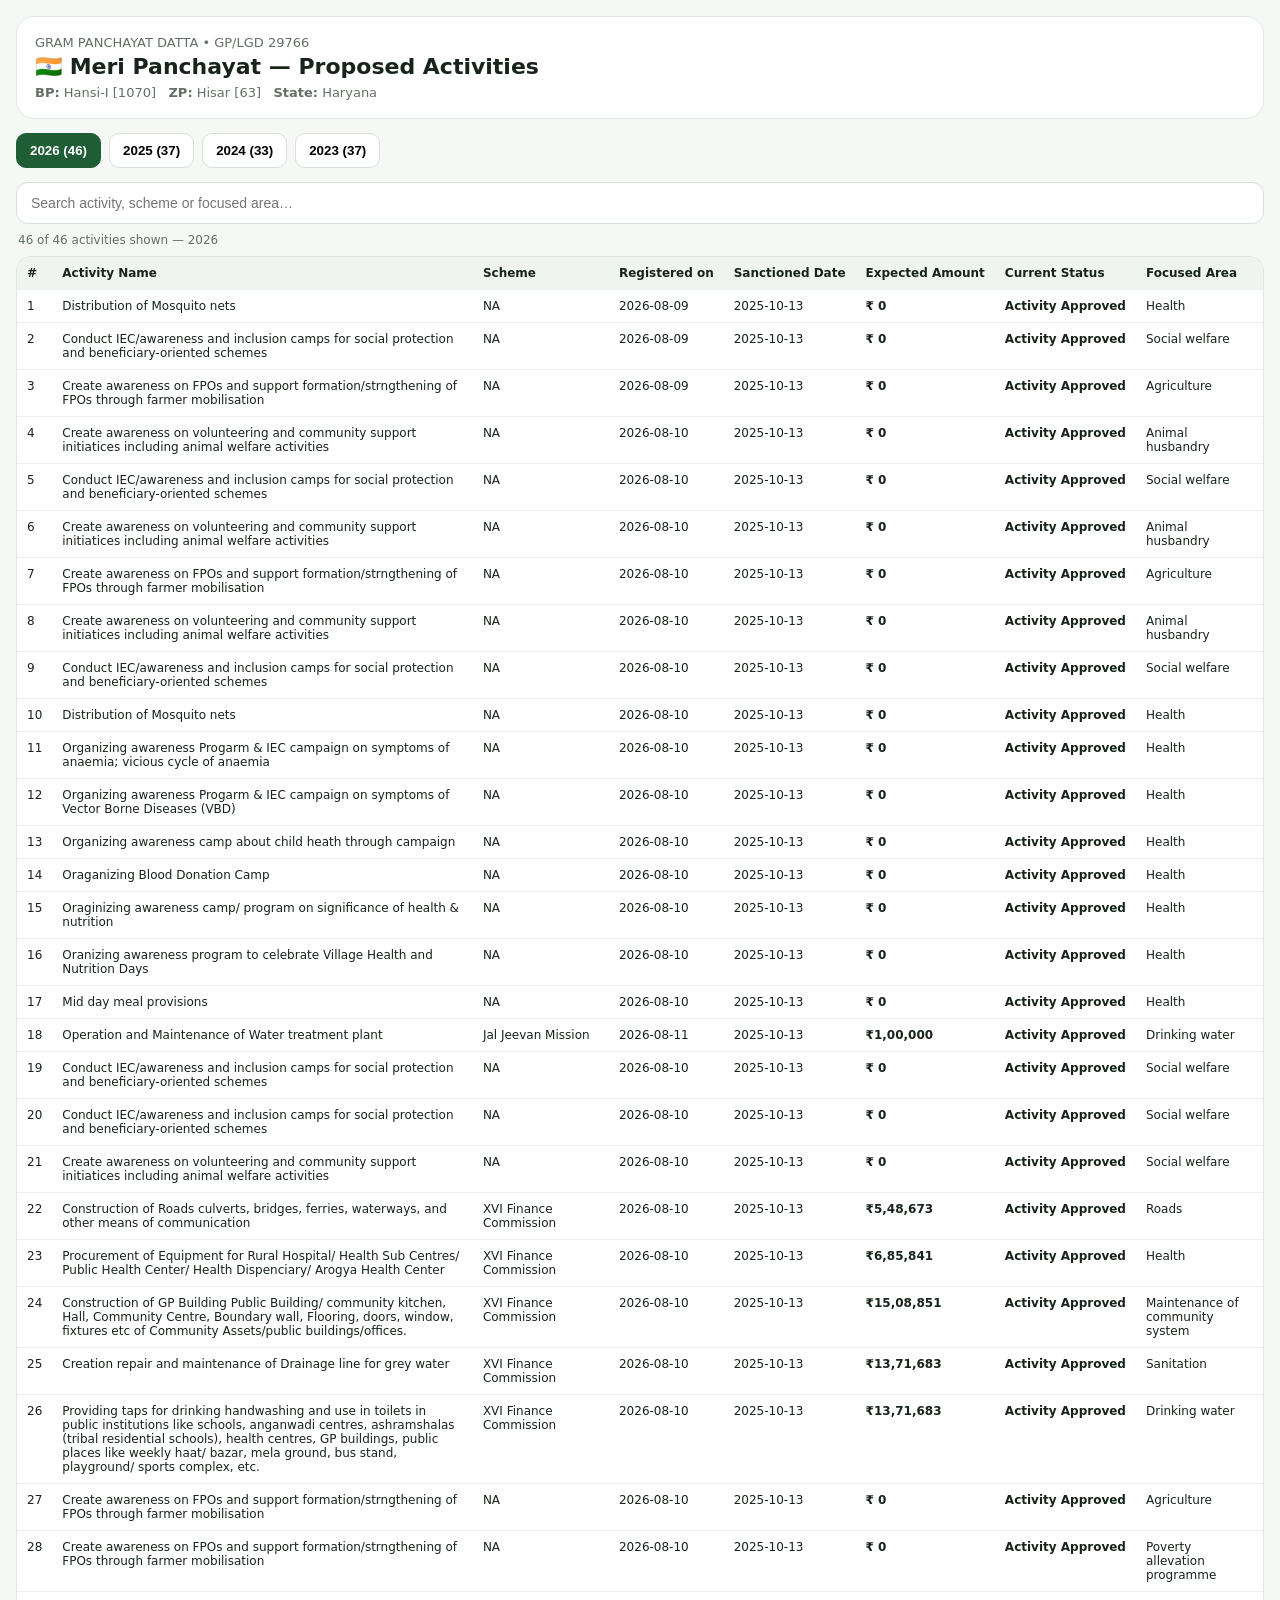
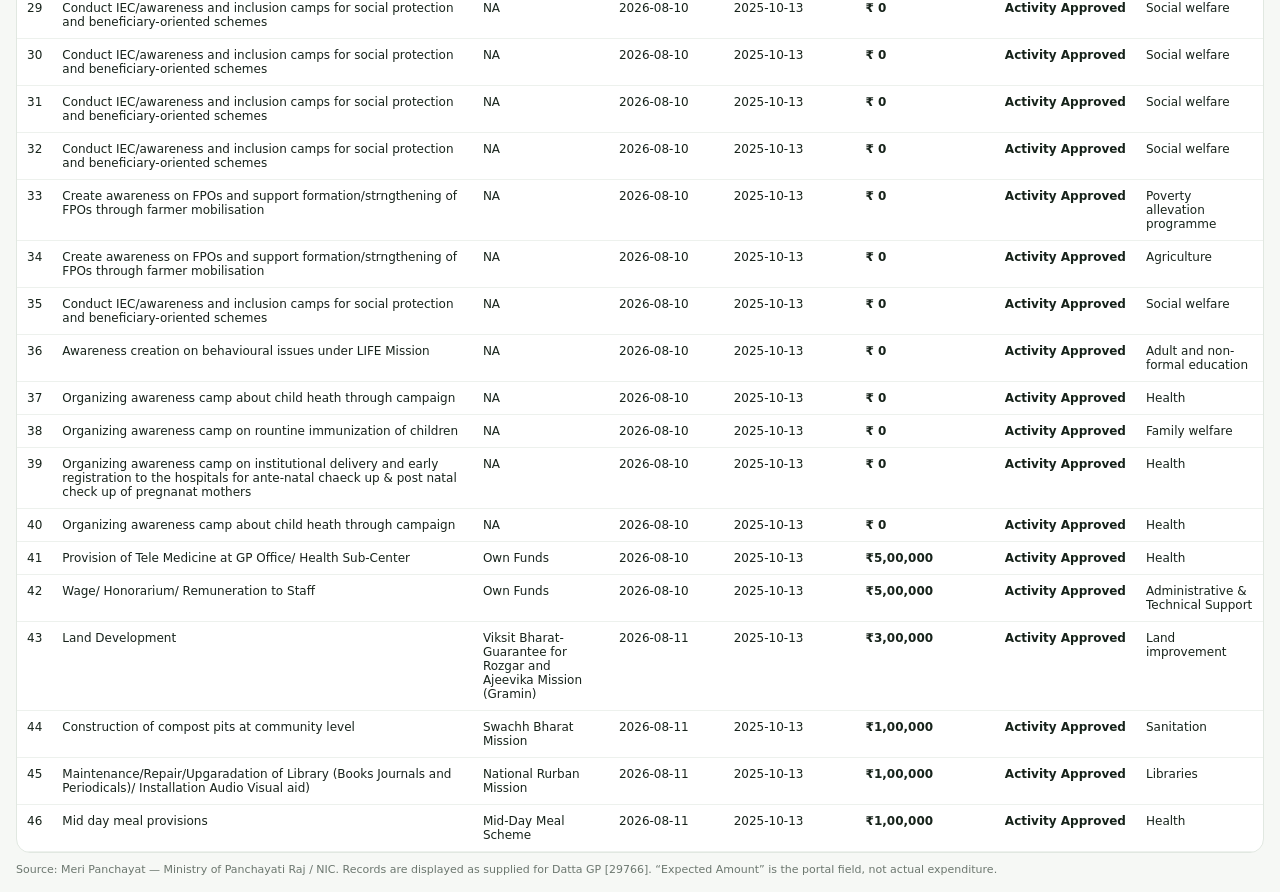
<file: datta-meri-panchayat.html>
<!doctype html>
<html lang="en">
<head>
<meta charset="utf-8">
<meta name="viewport" content="width=device-width,initial-scale=1">
<title>Datta — Meri Panchayat Activities</title>
<style>
*{box-sizing:border-box}body{margin:0;font-family:system-ui,-apple-system,Segoe UI,Roboto,sans-serif;background:#f6f8f5;color:#17231b;padding:16px}.wrap{max-width:1400px;margin:auto}.head{background:#fff;border:1px solid #e1e8e1;border-radius:18px;padding:18px;margin-bottom:14px}.head h1{margin:4px 0 6px;font-size:22px}.meta{color:#647067;font-size:13px}.tabs{display:flex;gap:8px;flex-wrap:wrap;margin:14px 0}.tab{border:1px solid #d7e1d8;background:#fff;border-radius:10px;padding:9px 13px;font-weight:800;cursor:pointer}.tab.active{background:#1f5d36;color:#fff;border-color:#1f5d36}.search{width:100%;padding:12px 14px;border:1px solid #d7e1d8;border-radius:12px;background:#fff;font-size:14px}.count{font-size:12px;color:#647067;margin:9px 2px}.tableWrap{overflow:auto;background:#fff;border:1px solid #e1e8e1;border-radius:14px}.table{border-collapse:collapse;width:100%;min-width:1000px;font-size:12px}.table th,.table td{padding:9px 10px;border-bottom:1px solid #edf1ed;text-align:left;vertical-align:top}.table th{background:#f0f4ef;position:sticky;top:0;z-index:1;white-space:nowrap}.amt,.status{white-space:nowrap;font-weight:700}.source{font-size:11px;color:#6c776f;margin-top:10px}.error{background:#fff4f4;border:1px solid #efcaca;padding:14px;border-radius:12px;color:#8b2020}
</style>
</head>
<body>
<div class="wrap">
<div class="head"><div class="meta">GRAM PANCHAYAT DATTA • GP/LGD 29766</div><h1>🇮🇳 Meri Panchayat — Proposed Activities</h1><div class="meta"><b>BP:</b> Hansi-I [1070] &nbsp; <b>ZP:</b> Hisar [63] &nbsp; <b>State:</b> Haryana</div></div>
<div id="app">Loading activities…</div>
</div>
<script src="./datta-meri-panchayat-data.js"></script>
<script>
(function(){
  const root=document.getElementById('app');
  try{
    const D=window.DATTA_MERI_DATA;
    if(!D) throw new Error('Activity data was not loaded');
    const years=Object.keys(D).sort((a,b)=>Number(b)-Number(a));
    let year=years[0];
    root.innerHTML='<div class="tabs" id="tabs"></div><input class="search" id="search" placeholder="Search activity, scheme or focused area…"><div class="count" id="count"></div><div class="tableWrap"><table class="table"><thead><tr><th>#</th><th>Activity Name</th><th>Scheme</th><th>Registered on</th><th>Sanctioned Date</th><th>Expected Amount</th><th>Current Status</th><th>Focused Area</th></tr></thead><tbody id="body"></tbody></table></div><div class="source">Source: Meri Panchayat — Ministry of Panchayati Raj / NIC. Records are displayed as supplied for Datta GP [29766]. “Expected Amount” is the portal field, not actual expenditure.</div>';
    const tabs=document.getElementById('tabs');
    years.forEach(y=>{const b=document.createElement('button');b.className='tab';b.textContent=y+' ('+(D[y]||[]).length+')';b.onclick=function(){year=y;document.querySelectorAll('.tab').forEach(x=>x.classList.remove('active'));b.classList.add('active');draw()};tabs.appendChild(b)});
    tabs.firstChild.classList.add('active');
    const search=document.getElementById('search');
    function esc(x){return String(x??'').replace(/[&<>\"]/g,c=>({'&':'&amp;','<':'&lt;','>':'&gt;','"':'&quot;'}[c]||c))}
    function draw(){const q=search.value.trim().toLowerCase();const rows=(D[year]||[]).filter(r=>r.join(' ').toLowerCase().includes(q));document.getElementById('count').textContent=rows.length+' of '+(D[year]||[]).length+' activities shown — '+year;document.getElementById('body').innerHTML=rows.map((r,i)=>'<tr><td>'+(i+1)+'</td><td>'+esc(r[0])+'</td><td>'+esc(r[1])+'</td><td>'+esc(r[2])+'</td><td>'+esc(r[3])+'</td><td class="amt">'+esc(r[4])+'</td><td class="status">'+esc(r[5])+'</td><td>'+esc(r[6])+'</td></tr>').join('')}
    search.oninput=draw;draw();
  }catch(e){root.innerHTML='<div class="error"><b>Could not load the Meri Panchayat activity records.</b><br>'+String(e.message)+'</div>';console.error(e)}
})();
</script>
</body>
</html>
</file>
